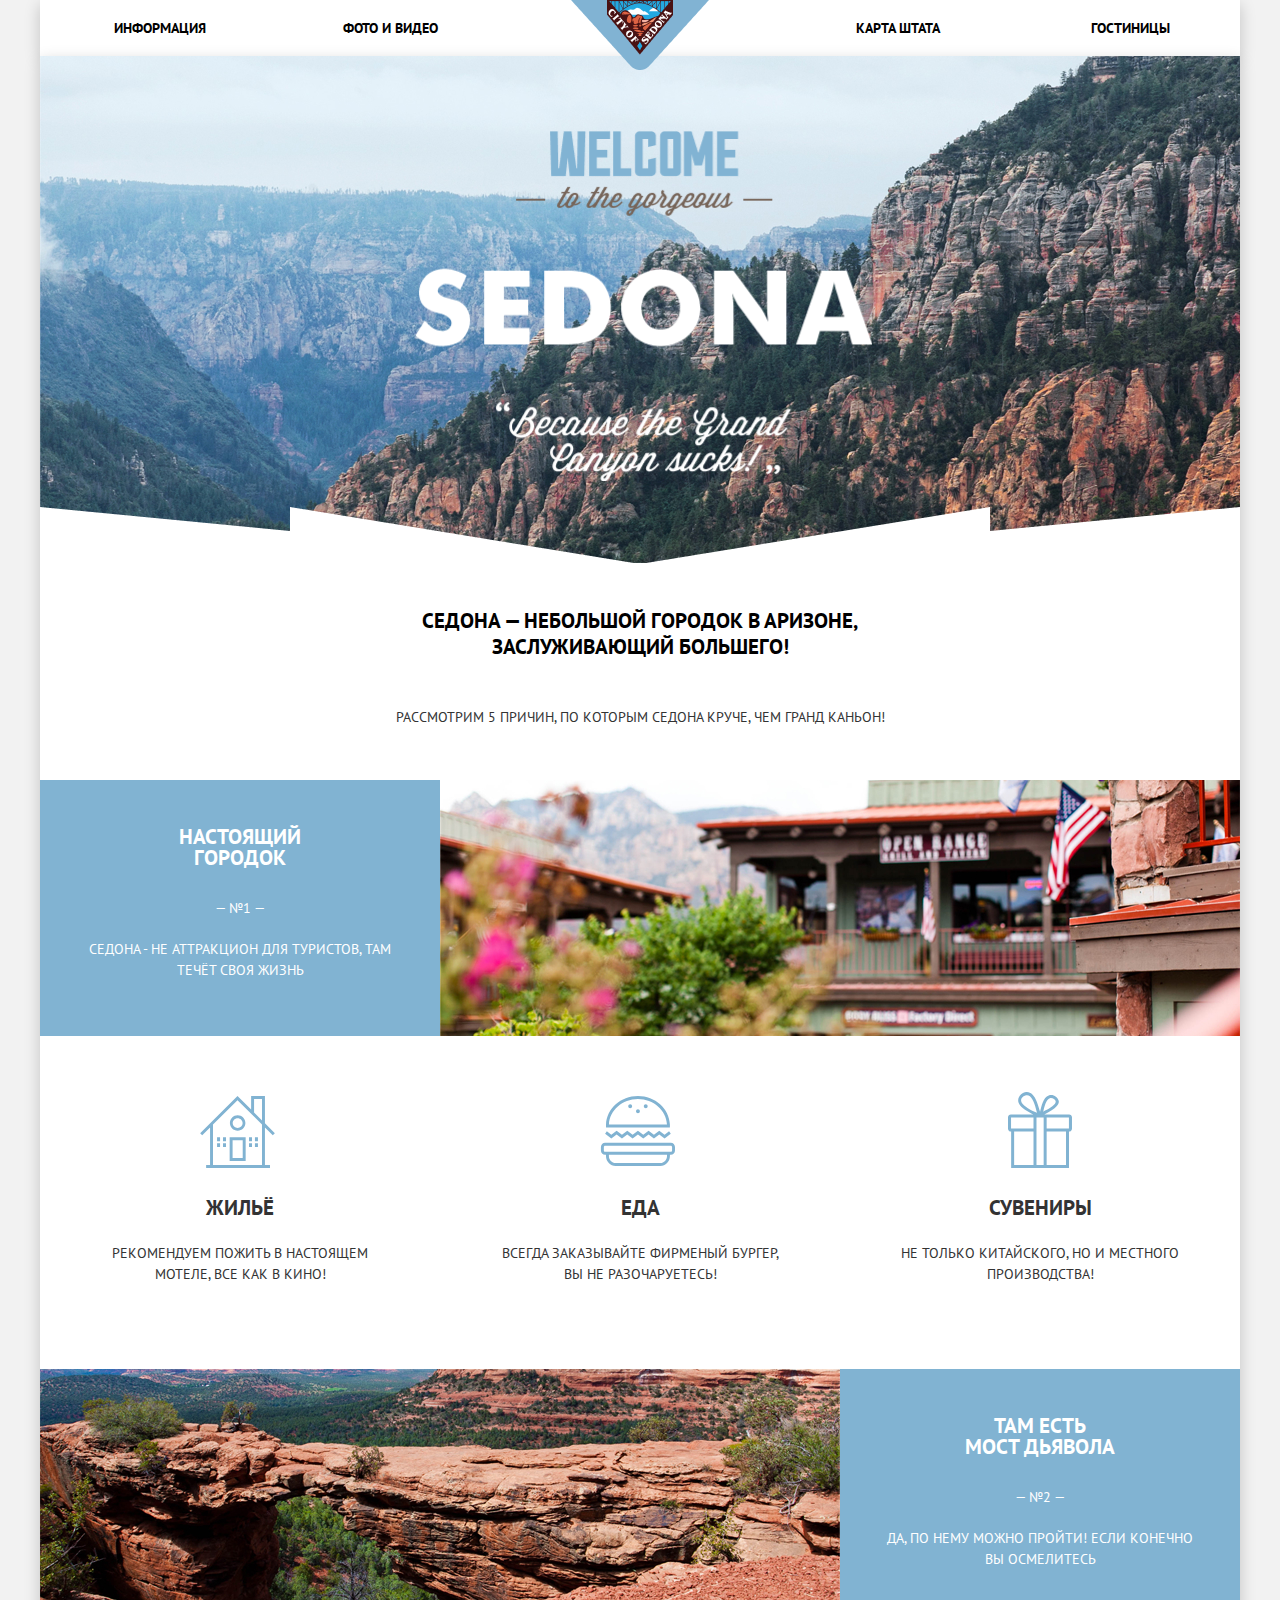
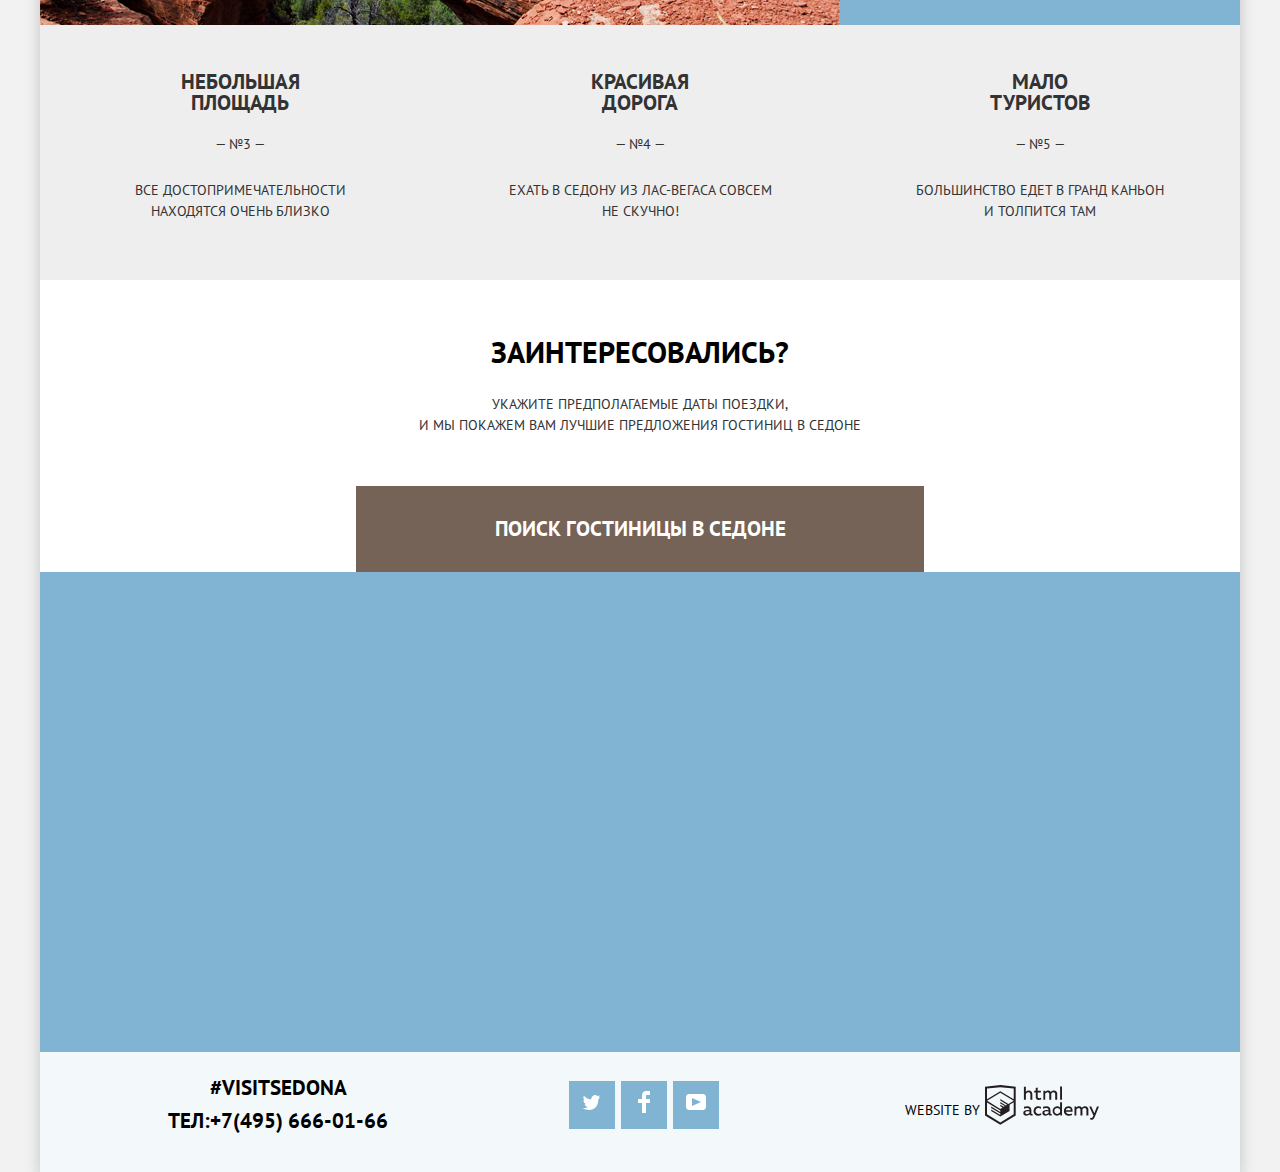
<file: index.html>
<!DOCTYPE html>
<html class="page" lang="ru">

<head>
  <meta charset="utf-8">
  <title>HTML Academy: Седона</title>
  <link href="https://fonts.googleapis.com/css2?family=PT+Sans:wght@400;700&display=swap" rel="stylesheet">
  <link href="css/normalize.css" rel="stylesheet">
  <link href="css/style.min.css" rel="stylesheet">
</head>

<body class="page-body">
  <header class="container">
    <div class="page-header">
      <a class="main-header-logo">
        <img src="img/logo.png" width="138" height="70" alt="Логотип сайта города Седона">
      </a>
      <nav class="main-navigation">
        <ul class="site-navigation">
          <li><a href="blank.html">Информация</a></li>
          <li><a href="blank.html">Фото и видео</a></li>
          <li><a href="blank.html">Карта штата</a></li>
          <li><a href="hotels.html">Гостиницы</a></li>
        </ul>
      </nav>
    </div>
  </header>
  <main class="container">
    <div class="container-h">
      <h1>Седона — небольшой городок в Аризоне,<br>заслуживающий большего!</h1>
      <h2>Рассмотрим 5 причин, по которым Седона круче, чем Гранд Каньон!</h2>
      <div>
        <img class="foto-sedona-nature" src="img/background-photo.jpg" width="1200" height="509"
          alt="Изображение природы возле города Седона" />
      </div>
    </div>
    <section class="features">
      <ol class="features-list">
        <li class="features-item features-item-photo">
          <div class="features-item-news">
            <h3>Настоящий<br>городок</h3>
            <div class="number">— №1 —</div>
            <p>Седона - не аттракцион для туристов, там<br>течёт своя жизнь</p>
          </div>
          <img src="img/image-town.jpg" width="800" height="256" alt="Описание города Седона">
          <ul class="convenience">
            <li class="convenience-item">
              <h3>Жильё</h3>
              <p>Рекомендуем пожить в настоящем<br>мотеле, все как в кино!</p>
            </li>
            <li class="convenience-item">
              <h3>Еда</h3>
              <p>Всегда заказывайте фирменый бургер,<br>вы не разочаруетесь!</p>
            </li>
            <li class="convenience-item">
              <h3>Сувениры</h3>
              <p>Не только китайского, но и местного<br>производства!</p>
            </li>
          </ul>
        </li>
        <li class="features-item features-item-photo">
          <img src="img/image-bridge.jpg" width="800" height="256" alt="Мост дьявола">
          <div class="features-item-news">
            <h3>Там есть<br>мост дьявола</h3>
            <div class="number">— №2 —</div>
            <p>Да, по нему можно пройти! Если конечно<br>вы осмелитесь</p>
          </div>
        </li>
        <li>
          <ul class="tourist-features-list">
            <li class="tourist-features">
              <h3>Небольшая<br>площадь</h3>
              <div class="number">— №3 —</div>
              <p class="number">Все достопримечательности<br>находятся очень близко</p>
            </li>
            <li class="tourist-features">
              <h3>Красивая<br>дорога</h3>
              <div class="number">— №4 —</div>
              <p class="number">Ехать в Седону из Лас-Вегаса совсем<br>не скучно!</p>
            </li>
            <li class="tourist-features">
              <h3>Мало<br>туристов</h3>
              <div class="number">— №5 —</div>
              <p class="number">Большинство едет в Гранд каньон<br>и толпится там</p>
            </li>
          </ul>
        </li>
      </ol>
    </section>
    <section class="order-hotel">
      <h2 class="visually-hidden">Форма поиска отеля</h2>
      <p>Заинтересовались?</p>
      <p>Укажите предполагаемые даты поездки,<br>и мы покажем вам лучшие предложения гостиниц в седоне</p>
      <div class="search-hotel-show">
        <button class="search-button" type="button" name="serch-hotel">поиск гостиницы в седоне</button>
        <form class="search-form" method="GET" action="https://echo.htmlacademy.ru">
          <fieldset>
            <legend class="visually-hidden">Параметры поиска отелей</legend>
            <div class="hotel-search">
              <div class="hotel-search-fields">
                <label for="date-in-id">Дата заезда:</label>
                <input class="input-data" type="text" name="date-in" id="date-in-id" value="24 апреля 2017">
                <button class="calendar-button" type="button" name="in-calendar-button">
                  <svg width="21" height="23" viewBox="0 0 21 23" fill="none" xmlns="http://www.w3.org/2000/svg"
                    aria-label="Значок календаря">
                    <path fill-rule="evenodd" clip-rule="evenodd"
                      d="M16.406 3.02498H19.251C20.217 3.02498 21 3.84698 21 4.86198V21.164C21 22.179 20.217 23 19.251 23H1.75C0.784 23 0 22.179 0 21.164V4.86198C0 3.84698 0.784 3.02498 1.75 3.02498H4.593V1.64798C4.593 1.26698 4.887 0.958984 5.25 0.958984C5.612 0.958984 5.906 1.26698 5.906 1.64798V3.02498H9.844V1.64798C9.844 1.26698 10.138 0.958984 10.501 0.958984C10.862 0.958984 11.156 1.26698 11.156 1.64798V3.02498H15.094V1.64798C15.094 1.26698 15.387 0.958984 15.75 0.958984C16.112 0.958984 16.406 1.26698 16.406 1.64798V3.02498ZM19.5646 21.484C19.6466 21.3979 19.691 21.2828 19.688 21.164H19.689V4.86198C19.689 4.60898 19.493 4.40298 19.252 4.40298H16.407V5.78098C16.407 6.16198 16.113 6.46998 15.751 6.46998C15.388 6.46998 15.095 6.16198 15.095 5.78098V4.40298H11.157V5.78098C11.157 6.16198 10.863 6.46998 10.502 6.46998C10.139 6.46998 9.845 6.16198 9.845 5.78098V4.40298H5.907V5.78098C5.907 6.16198 5.613 6.46998 5.251 6.46998C4.888 6.46998 4.594 6.16198 4.594 5.78098V4.40298H1.75C1.50263 4.40953 1.30696 4.61458 1.312 4.86198V21.164C1.30696 21.4114 1.50263 21.6164 1.75 21.623H19.251C19.3698 21.6201 19.4826 21.5701 19.5646 21.484Z"
                      fill="#A9A9A9" />
                    <path fill-rule="evenodd" clip-rule="evenodd"
                      d="M4.59399 9.2251H7.21899V11.2911H4.59399V9.2251ZM4.59399 12.6681H7.21899V14.7351H4.59399V12.6681ZM7.21899 16.1121H4.59399V18.1781H7.21899V16.1121ZM9.18799 16.1121H11.813V18.1781H9.18799V16.1121ZM11.813 12.6681H9.18799V14.7351H11.813V12.6681ZM9.18799 9.2251H11.813V11.2911H9.18799V9.2251ZM16.406 16.1121H13.781V18.1781H16.406V16.1121ZM13.781 12.6681H16.406V14.7351H13.781V12.6681ZM16.406 9.2251H13.781V11.2911H16.406V9.2251Z"
                      fill="#A9A9A9" />
                  </svg>
                </button>
              </div>
              <div class="hotel-search-fields">
                <label for="date-out-id">Дата выезда:</label>
                <input class="input-data" type="text" name="date-out" id="date-out-id" value="4 июля 2017">
                <button class="calendar-button" type="button" name="out-calendar-button">
                  <svg width="21" height="23" viewBox="0 0 21 23" fill="none" xmlns="http://www.w3.org/2000/svg"
                    aria-label="Значок календаря">
                    <path fill-rule="evenodd" clip-rule="evenodd"
                      d="M16.406 3.02498H19.251C20.217 3.02498 21 3.84698 21 4.86198V21.164C21 22.179 20.217 23 19.251 23H1.75C0.784 23 0 22.179 0 21.164V4.86198C0 3.84698 0.784 3.02498 1.75 3.02498H4.593V1.64798C4.593 1.26698 4.887 0.958984 5.25 0.958984C5.612 0.958984 5.906 1.26698 5.906 1.64798V3.02498H9.844V1.64798C9.844 1.26698 10.138 0.958984 10.501 0.958984C10.862 0.958984 11.156 1.26698 11.156 1.64798V3.02498H15.094V1.64798C15.094 1.26698 15.387 0.958984 15.75 0.958984C16.112 0.958984 16.406 1.26698 16.406 1.64798V3.02498ZM19.5646 21.484C19.6466 21.3979 19.691 21.2828 19.688 21.164H19.689V4.86198C19.689 4.60898 19.493 4.40298 19.252 4.40298H16.407V5.78098C16.407 6.16198 16.113 6.46998 15.751 6.46998C15.388 6.46998 15.095 6.16198 15.095 5.78098V4.40298H11.157V5.78098C11.157 6.16198 10.863 6.46998 10.502 6.46998C10.139 6.46998 9.845 6.16198 9.845 5.78098V4.40298H5.907V5.78098C5.907 6.16198 5.613 6.46998 5.251 6.46998C4.888 6.46998 4.594 6.16198 4.594 5.78098V4.40298H1.75C1.50263 4.40953 1.30696 4.61458 1.312 4.86198V21.164C1.30696 21.4114 1.50263 21.6164 1.75 21.623H19.251C19.3698 21.6201 19.4826 21.5701 19.5646 21.484Z"
                      fill="#A9A9A9" />
                    <path fill-rule="evenodd" clip-rule="evenodd"
                      d="M4.59399 9.2251H7.21899V11.2911H4.59399V9.2251ZM4.59399 12.6681H7.21899V14.7351H4.59399V12.6681ZM7.21899 16.1121H4.59399V18.1781H7.21899V16.1121ZM9.18799 16.1121H11.813V18.1781H9.18799V16.1121ZM11.813 12.6681H9.18799V14.7351H11.813V12.6681ZM9.18799 9.2251H11.813V11.2911H9.18799V9.2251ZM16.406 16.1121H13.781V18.1781H16.406V16.1121ZM13.781 12.6681H16.406V14.7351H13.781V12.6681ZM16.406 9.2251H13.781V11.2911H16.406V9.2251Z"
                      fill="#A9A9A9" />
                  </svg>
                </button>
              </div>
              <div class="hotel-search-fields adult-number">
                <label for="adults-id">Взрослые:</label>
                <div class="increment-buttons">
                  <input class="input-data" type="text" name="adults" id="adults-id" value="2">
                  <button class="plus-button plus-adult-button" type="button" name="plus-adult-button">
                    <svg width="11" height="11" viewBox="0 0 11 11" fill="none" xmlns="http://www.w3.org/2000/svg"
                      aria-label="Плюс">
                      <path fill-rule="evenodd" clip-rule="evenodd"
                        d="M4.23086 6.76932V11H6.76932V6.76932H11V4.23086H6.76932V0H4.23085V4.23086H0V6.76932H4.23086Z"
                        fill="#A9A9A9" />
                    </svg>
                  </button>
                  <button class="minus-button minus-adult-button" type="button" name="minus-adult-button">
                    <svg width="12" height="3" viewBox="0 0 12 3" fill="none" xmlns="http://www.w3.org/2000/svg"
                      aria-label="Минус">
                      <rect width="12" height="3" fill="#A9A9A9" />
                    </svg>
                  </button>
                </div>
              </div>
              <div class="hotel-search-fields children-number">
                <label for="children-id">Дети:</label>
                <div class="increment-buttons">
                  <input class="input-data" type="text" name="children" id="children-id" value="0">
                  <button class="plus-button plus-clildren-button" type="button" name="plus-clildren-button">
                    <svg width="11" height="11" viewBox="0 0 11 11" fill="none" xmlns="http://www.w3.org/2000/svg"
                      aria-label="Плюс">
                      <path fill-rule="evenodd" clip-rule="evenodd"
                        d="M4.23086 6.76932V11H6.76932V6.76932H11V4.23086H6.76932V0H4.23085V4.23086H0V6.76932H4.23086Z"
                        fill="#A9A9A9" />
                    </svg>
                  </button>
                  <button class="minus-button minus-children-button" type="button" name="minus-children-button">
                    <svg width="12" height="3" viewBox="0 0 12 3" fill="none" xmlns="http://www.w3.org/2000/svg"
                      aria-label="Минус">
                      <rect width="12" height="3" fill="#A9A9A9" />
                    </svg>
                  </button>
                </div>
              </div>
              <button class="button-search-hotel" type="submit">Найти</button>
            </div>
          </fieldset>
        </form>
      </div>
    </section>
    <section class="map">
      <h2 class="visually-hidden">Карта</h2>
      <iframe
        src="https://www.google.com/maps/embed?pb=!1m18!1m12!1m3!1d19337.92335894946!2d-111.80563051446101!3d34.86724181227896!2m3!1f0!2f0!3f0!3m2!1i1024!2i768!4f13.1!3m3!1m2!1s0x872da132f942b00d%3A0x5548c523fa6c8efd!2z0KHQtdC00L7QvdCwLCDQkNGA0LjQt9C-0L3QsCA4NjMzNiwg0KHQqNCQ!5e0!3m2!1sru!2sua!4v1603669790064!5m2!1sru!2sua"
        width="1200" height="594" title="Карта города Sedona" style="border:0;" allowfullscreen="" aria-hidden="false"
        tabindex="0"></iframe>
      <!-- <img src="img/map.png" width="1199" height="594" alt="Карта"> -->
    </section>
  </main>
  <footer class="container">
    <div class="page-footer">
      <div class="footer-contacts">
        <h2 class="visually-hidden">Как с нами связаться</h2>
        <div>
          <div class="tag">#VISITSEDONA</div>
          <a href="tel:+74956660166">ТЕЛ:+7(495) 666-01-66</a>
        </div>
      </div>
      <div class="footer-social">
        <h2 class="visually-hidden">Соц. сети</h2>
        <ul class="social-list">
          <li class="social-item">
            <a href="#"><svg role="img" aria-label="Логотип Твитера" width="17" height="16" viewBox="0 0 17 16"
                fill="none" xmlns="http://www.w3.org/2000/svg">
                <path
                  d="M10.95 1.14403C12.635 0.648028 13.934 1.41403 14.527 2.32303C15.2 2.09203 15.858 1.84203 16.538 1.61503C16.5249 2.30139 16.2117 2.94755 15.681 3.38303C16.366 3.55303 16.985 2.89203 16.985 2.89203C16.816 3.89203 15.979 4.68003 15.422 4.91603C15.191 11.666 12.247 16.133 5.34498 15.998H4.89898C4.48898 15.998 0.734977 15.538 0.000976562 14.111C2.27198 14.307 3.89398 13.689 4.69398 12.934C3.73398 12.634 2.01498 12.457 1.71498 9.98403C2.06398 10.09 2.27898 10.212 2.90498 10.103C1.70498 9.24703 0.373977 8.53003 0.447977 6.33003C0.732977 6.65803 1.51498 6.86603 1.78798 6.80203C1.08498 6.56103 -0.182023 3.44203 0.893977 1.85003C2.71198 3.70403 4.62898 5.45603 8.04598 5.62303C8.25398 3.33003 9.18298 1.79303 10.95 1.14403Z"
                  fill="white" />
              </svg></a>
          </li>
          <li class="social-item">
            <a href="#"><svg role="img" aria-label="Логотип Фейсбука" width="12" height="22" viewBox="0 0 12 22"
                fill="none" xmlns="http://www.w3.org/2000/svg">
                <path d="M12 4V0H8C5.79086 0 4 1.79086 4 4V8H0V12H4V22H8V12H12V8H8V4H12Z" fill="white" />
              </svg>
            </a>
          </li>
          <li class="social-item">
            <a href="#"><svg role="img" aria-label="Логотип Ютуба" width="20" height="16" viewBox="0 0 20 16"
                fill="none" xmlns="http://www.w3.org/2000/svg">
                <path fill-rule="evenodd" clip-rule="evenodd"
                  d="M3 0H17C18.65 0 20 1.35 20 3V13C20 14.65 18.65 16 17 16H3C1.35 16 0 14.65 0 13V3C0 1.35 1.35 0 3 0ZM6.027 4.002V11.998L15.014 8L6.027 4.002Z"
                  fill="white" />
              </svg></a>
          </li>
        </ul>
      </div>
      <div class="copyright">
        <a href="https://htmlacademy.ru/intensive/htmlcss">
          <div>website by</div><svg width="115" height="41" viewBox="0 0 115 41" fill="none"
            xmlns="http://www.w3.org/2000/svg" aria-label="Логитип академии">
            <path fill-rule="evenodd" clip-rule="evenodd"
              d="M15.5197 1.05737H15.3509L0 2.71895V31.4945L15.3509 40.8382L30.7018 31.4945V2.71895L15.5197 1.05737ZM77.0183 2.62185H75.0876V15.7311H77.0183V2.62185ZM40.8619 2.63264V7.76843C41.6131 6.9864 42.6386 6.5436 43.7105 6.53843C44.6823 6.47908 45.6329 6.84495 46.3253 7.54479C47.0177 8.24462 47.3866 9.21244 47.3399 10.2068V15.7634H45.367V10.4658C45.4231 9.94897 45.2754 9.43059 44.9566 9.02553C44.6377 8.62047 44.174 8.36218 43.6683 8.3079H43.3518C42.3456 8.36979 41.4321 8.9295 40.9041 9.80764V15.7634H38.8995V2.63264H40.8619ZM77.0183 31.4837H75.2775V30.0595C74.4828 31.1353 73.23 31.7538 71.9119 31.7211C69.4751 31.5528 67.5825 29.4822 67.5825 26.9845C67.5825 24.4867 69.4751 22.4162 71.9119 22.2479C73.1195 22.2052 74.2818 22.7203 75.0771 23.6505V18.3205H77.0183V31.4837ZM47.0656 30.0595C47.263 30.0515 47.4583 30.0152 47.6459 29.9516V31.3866C47.2482 31.5404 46.826 31.6172 46.4009 31.6132C45.6482 31.6769 44.9394 31.2429 44.639 30.5342C43.7036 31.31 42.5302 31.7227 41.3261 31.6995C39.733 31.6995 38.256 30.804 38.256 28.9482C38.256 26.65 40.3661 25.9379 42.1702 25.9379C42.9402 25.9505 43.707 26.0408 44.4596 26.2076V25.884C44.4596 24.805 43.6578 23.9742 42.1491 23.9742C41.0585 23.9764 39.9804 24.2116 38.9839 24.6647V22.8305C40.0678 22.451 41.204 22.2506 42.3495 22.2371C44.8394 22.2371 46.3693 23.4455 46.3693 26.1753V29.4121C46.3546 29.5668 46.401 29.721 46.4981 29.8406C46.5951 29.9601 46.7349 30.035 46.8862 30.0487H47.0656V30.0595ZM40.2711 28.8403C40.298 29.229 40.4761 29.5905 40.7655 29.844C41.055 30.0974 41.4317 30.2217 41.8115 30.189H41.9275C42.8819 30.1906 43.7973 29.8022 44.4702 29.11V27.5779C43.842 27.4414 43.2026 27.3655 42.5605 27.3513C41.5055 27.3513 40.2817 27.7074 40.2817 28.8403H40.2711ZM56.0229 22.9384C55.1962 22.4632 54.2596 22.2246 53.3115 22.2479H52.9422C51.7332 22.2873 50.5891 22.8166 49.7619 23.7192C48.9347 24.6218 48.4923 25.8236 48.5321 27.06V27.5024C48.6957 30.0004 50.805 31.8921 53.2482 31.7318C54.2519 31.7555 55.2477 31.5452 56.1601 31.1168V29.2718C55.3769 29.7215 54.4945 29.9591 53.5963 29.9624C52.5199 30.0288 51.4963 29.4793 50.9385 28.5356C50.3806 27.5918 50.3806 26.4095 50.9385 25.4658C51.4963 24.522 52.5199 23.9725 53.5963 24.039C54.461 24.0357 55.3066 24.2989 56.0229 24.7942V22.9384ZM66.1514 30.0595C66.3488 30.0515 66.5441 30.0152 66.7317 29.9516V31.3866C66.334 31.5404 65.9118 31.6172 65.4867 31.6132C64.734 31.6769 64.0252 31.2429 63.7248 30.5342C62.7894 31.31 61.616 31.7227 60.4119 31.6995C58.8188 31.6995 57.3417 30.804 57.3417 28.9482C57.3417 26.65 59.4518 25.9379 61.256 25.9379C62.0259 25.9505 62.7928 26.0408 63.5454 26.2076V25.884C63.5454 24.805 62.7436 23.9742 61.2349 23.9742C60.1443 23.9764 59.0662 24.2116 58.0697 24.6647V22.8305C59.1536 22.451 60.2897 22.2506 61.4353 22.2371C63.9252 22.2371 65.455 23.4455 65.455 26.1753V29.4121C65.4404 29.5668 65.4868 29.721 65.5838 29.8406C65.6809 29.9601 65.8207 30.035 65.972 30.0487H66.1514V30.0595ZM59.855 29.8481C59.5632 29.5943 59.3837 29.2311 59.3569 28.8403H59.378C59.378 27.7074 60.5385 27.3513 61.6569 27.3513C62.299 27.3655 62.9383 27.4414 63.5665 27.5779V29.11C62.8937 29.8022 61.9782 30.1906 61.0239 30.189H60.9078C60.5263 30.2247 60.1469 30.1019 59.855 29.8481ZM69.3271 26.9305C69.3271 25.2859 70.6308 23.9526 72.239 23.9526L72.2601 24.0066C73.4742 24.0066 74.5742 24.7382 75.0665 25.8732V28.0311C74.5856 29.1871 73.4673 29.9296 72.239 29.9084C70.6308 29.9084 69.3271 28.5752 69.3271 26.9305ZM83.3486 22.2479C86.8408 22.2479 88.0541 25.1395 87.4844 27.7397H80.922C81.1436 29.3582 82.6839 30.0163 84.2876 30.0163C85.2509 30.0196 86.2027 29.8021 87.0729 29.3797V31.1061C86.0736 31.5421 84.9939 31.7519 83.9078 31.7211C81.2385 31.7211 78.8963 30.189 78.8963 26.9521C78.8362 25.7502 79.2482 24.5736 80.0408 23.6841C80.8334 22.7945 81.9408 22.2658 83.1165 22.2155H83.3486V22.2479ZM80.8693 26.1753C80.9704 24.8237 82.1216 23.8104 83.4436 23.9095H83.4858C84.1064 23.8531 84.7196 24.08 85.1612 24.5295C85.6028 24.979 85.8275 25.6051 85.7752 26.24H80.8693V26.1753ZM89.489 31.4621V22.4961H91.2298V23.575C91.9777 22.7197 93.041 22.2229 94.1628 22.2047C95.2951 22.1328 96.3712 22.7163 96.9482 23.7153C97.7407 22.8335 98.8477 22.3161 100.018 22.2803C100.952 22.2327 101.859 22.6011 102.507 23.2901C103.154 23.9792 103.478 24.9213 103.394 25.8732V31.4837H101.39V25.9271C101.437 25.4734 101.306 25.0191 101.024 24.6647C100.743 24.3104 100.336 24.0852 99.8917 24.039H99.6174C98.7512 24.0941 97.9525 24.536 97.4335 25.2474V31.4837H95.4289V25.9271C95.4728 25.47 95.3357 25.0139 95.0481 24.6611C94.7606 24.3082 94.3467 24.088 93.8991 24.0497H93.6881C92.7466 24.1344 91.8915 24.6449 91.3564 25.4416V31.5161H89.5312L89.489 31.4621ZM113.977 22.4745H111.972L109.324 29.2718L106.306 22.4853H104.196L108.417 31.5484L108.237 32.0016C107.72 33.3611 107.003 34.0516 106.053 34.0516C105.75 34.0548 105.447 34.0112 105.156 33.9221V35.6161C105.536 35.7125 105.926 35.7632 106.317 35.7671C107.646 35.7671 108.902 35.0226 109.851 32.6813L113.977 22.4745ZM52.689 6.78658V3.54974L50.7266 4.01369V6.73264H49.144V8.49132H50.7899V12.9905C50.7231 13.817 51.0244 14.6301 51.61 15.2038C52.1955 15.7775 53.0028 16.0505 53.8073 15.9468C54.5996 15.9535 55.3875 15.8259 56.139 15.5692V13.8429C55.5727 14.0781 54.9672 14.199 54.356 14.199C53.2165 14.199 52.689 13.8105 52.689 12.6237V8.5129H55.8541V6.78658H52.689ZM58.3862 15.7526V6.75421H60.1376V7.83316C60.8811 6.97655 61.9403 6.476 63.0601 6.45211C64.1624 6.38099 65.2146 6.93142 65.8032 7.88711C66.5958 7.00534 67.7028 6.48794 68.8734 6.45211C69.8138 6.41462 70.7233 6.79859 71.364 7.50353C72.0046 8.20846 72.3126 9.16418 72.2073 10.1205V15.7418H70.2028V10.1853C70.2499 9.73151 70.1184 9.27721 69.8373 8.92287C69.5561 8.56853 69.1485 8.34334 68.7046 8.29711H68.4619C67.5957 8.35228 66.797 8.7942 66.278 9.50553V15.7418H64.2734V10.1853C64.3206 9.73151 64.1891 9.27721 63.9079 8.92287C63.6268 8.56853 63.2191 8.34334 62.7752 8.29711H62.5326C61.5911 8.38181 60.736 8.89229 60.2009 9.68895V15.7634H58.3862V15.7526ZM28.6972 30.3033L28.7078 30.2968L28.6972 30.3184V30.3033ZM28.6972 18.3205V30.3033L15.3509 38.4321L2.00459 30.3184V18.5147L15.2876 26.6068V28.0311L6.18257 22.5284V23.9418L15.3404 29.5632V31.0629L6.19312 25.4955V26.9521L15.3509 32.5734L24.5826 26.9197V20.8129L28.6972 18.3205ZM28.7078 16.7776L25.0362 18.9355L23.3482 20.0145L15.3087 15.0837V16.4971L22.156 20.7266L22.0083 20.8237L20.9532 21.4063L15.2876 17.9537V19.3995L19.761 22.1184L18.706 22.8413L15.3298 20.7913V22.2047L17.5454 23.5426L15.2982 24.9021L2.11009 16.864L15.3087 8.72869L28.7078 16.7776ZM15.2876 7.27211L28.7078 15.3534V4.56395L15.3615 3.12895L2.01514 4.56395V15.3534L15.2876 7.27211Z"
              fill="#231F20" />
          </svg>
        </a>
      </div>
    </div>
  </footer>

  <script src="js/search-form.min.js"></script>
</body>

</html>
</file>
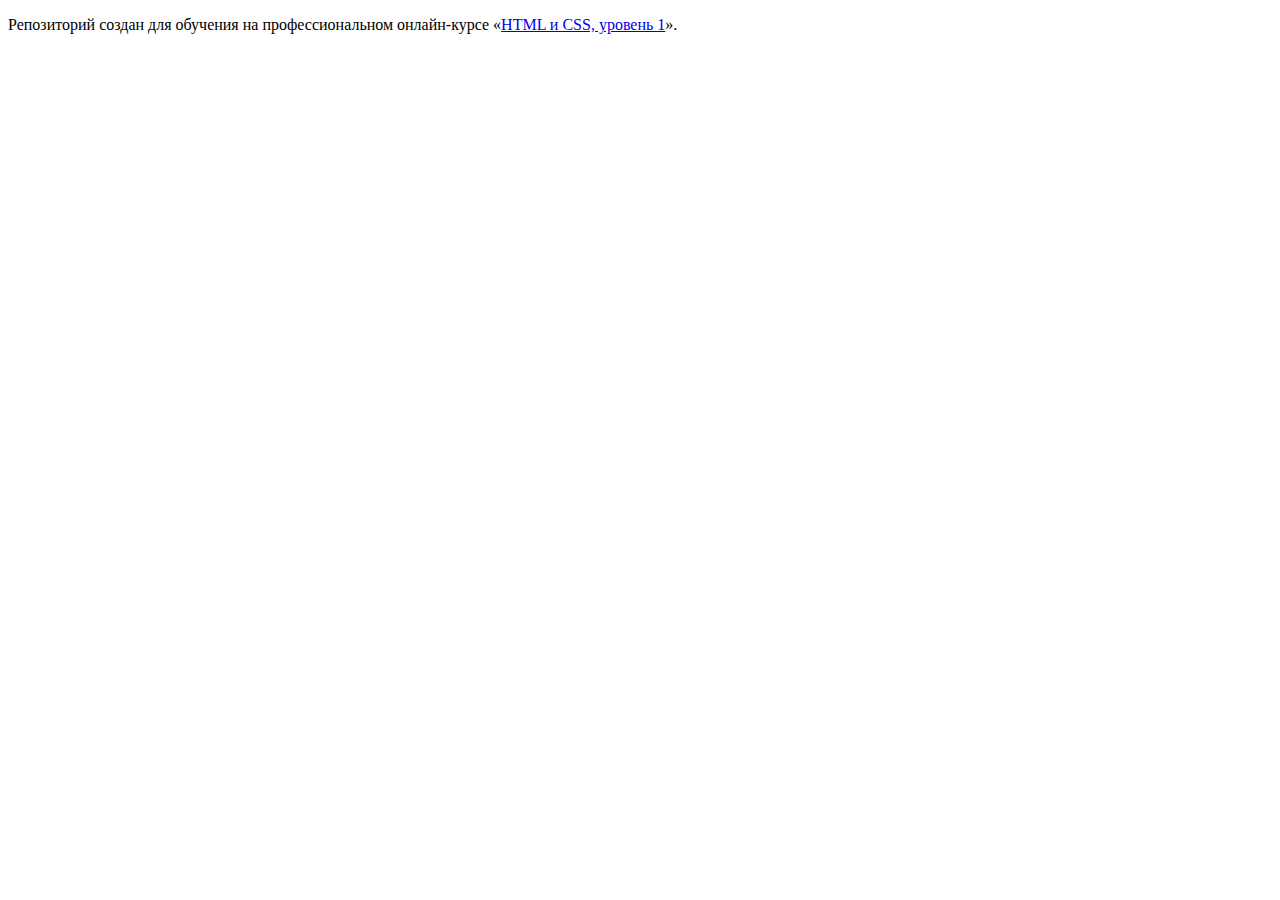
<file: master/index.html>
<!DOCTYPE html>
<html lang="ru">
  <head>
    <meta charset="utf-8">
    <title>HTML Academy: Седона</title>
    <base href="https://htmlacademy-htmlcss.github.io/1263893-sedona-29/master/">
</head>
  <body>

    <p>Репозиторий создан для обучения на профессиональном онлайн‑курсе «<a href="https://htmlacademy.ru/intensive/htmlcss">HTML и CSS, уровень 1</a>».</p>

  </body>
</html>
</file>
<file: css/style.min.css>
@-webkit-keyframes sizing{0%{transform:scaleY(0)}to{transform:scaleY(1)}}@keyframes sizing{0%{transform:scaleY(0)}to{transform:scaleY(1)}}:root{--basic-white: #FFFFFF;--basic-white-transparent: rgba(255, 255, 255, 0.9);--basic-white-transparenter: rgba(255, 255, 255, 0.3);--basic-turquoise: #81B3D2;--basic-turquoise-dark: #669EC0;--basic-turquise-darker: #5496BD;--basic-light-grey: #EEEEEE;--basic-brown: #766357;--basic-brown-dark: #604E43;--basic-brown-darker: #503E33;--basic-black: #000000;--basic-black-text: #333333;--basіс-grey-text: #666666;--rating-color: #F2F2F2;--toggle-color: #ABABAB;--copyrite-active: #BDBBBC;--sine-color:  #A9A9A9;--border-section-inner-page: #E5E5E5;--input-hover: #EBEBEB;--body-background: #F2F2F2;--container-shadow: rgba(0, 1, 1, 0.2);--search-form-shadow: rgba(0, 1, 1, 0.15)}body{margin:0;padding:0;font-family:"PT Sans",Arial,sans-serif;font-size:14px;line-height:21px;font-weight:400;color:var(--basic-black-text);text-transform:uppercase;height:100%}a{text-decoration:none}img{max-width:100%;height:auto}button{font:inherit}.visually-hidden{position:absolute;width:1px;height:1px;margin:-1px;border:0;padding:0;white-space:nowrap;-webkit-clip-path:inset(100%);clip-path:inset(100%);clip:rect(0 0 0 0);overflow:hidden}.container{width:1200px;margin-left:auto;margin-right:auto;position:relative;background-color:var(--basic-white);box-shadow:0 5px 15px var(--container-shadow)}.page{height:100%}.page-body{background-color:var(--body-background);min-height:100%;display:grid;grid-template-rows:-webkit-min-content 1fr -webkit-min-content;grid-template-rows:min-content 1fr min-content;align-content:start}.main-navigation{font-weight:700;font-size:14px;line-height:26px;color:var(--basic-black)}.main-header-logo{position:absolute;left:531px;z-index:1}.site-navigation{list-style:none;margin:0;padding:0;display:grid;grid-template-columns:repeat(5,1fr);height:56px;position:relative;top:0}.site-navigation li{display:flex;justify-content:center;align-items:center}.site-navigation li:nth-child(2){padding-right:20px}.site-navigation li:nth-child(3){grid-column:4/5;padding-left:35px}.site-navigation li:last-child{margin-left:20px}.footer-contacts a,.site-navigation a{color:var(--basic-black)}.site-navigation a:focus,.site-navigation a:hover{color:var(--basic-turquoise)}.site-navigation a:active{color:var(--basic-black);mix-blend-mode:normal;opacity:.3}.site-navigation a.active-on-page{color:var(--basic-brown)}.container-h{display:grid;grid-template-rows:509px -webkit-min-content -webkit-min-content;grid-template-rows:509px min-content min-content;position:relative}.container-h div{grid-row:1/2;position:relative}.foto-sedona-nature{width:1200px;height:509px;display:block;margin-top:0;padding-top:0;z-index:0}.container-h div::before{content:"";width:1200px;height:272px;background-image:url(../img/decor-img-main-page.png);position:absolute;bottom:-214px}.container-h div:after{content:"";width:456.65px;height:350.88px;background-image:url(../img/welcome.png);position:absolute;top:74.5px;left:375px}.container-h h1,.container-h h2{font-weight:700;font-size:21px;line-height:26px;color:var(--basic-black);text-align:center;margin-top:43px;z-index:1}.container-h h2{font-size:14px;font-weight:400;color:var(--basic-black-text);margin-top:30px;margin-bottom:50px}.features-list{list-style:none;margin:0;padding:0;display:grid;text-align:center}.features-item{display:grid;grid-template-columns:repeat(3,1fr)}features-list features-item:first-child{display:grid;grid-template-rows:1fr 1fr}.features-item img{grid-column-end:span 2;width:800px;height:256px;padding:0;margin:0}.features-item h3{font-weight:700;font-size:21px;line-height:21px}.features-item-news{box-sizing:border-box;padding-top:25px}.features-item-news h3{margin-bottom:30px}.features-item-news .number{margin-bottom:20px}.features-item-photo{color:var(--basic-white);background-color:var(--basic-turquoise)}.convenience{margin:0;background-color:var(--basic-white);display:grid;grid-template-columns:repeat(3,1fr);grid-column:span 3;box-sizing:border-box;padding:140px 0 70px}.convenience-item{list-style:none;text-align:center;color:var(--basic-black-text);position:relative}.convenience-item h3,.tourist-features .number{margin-bottom:25px}.convenience-item:first-child::before{content:"";background-image:url(../img/hotel.svg);width:75px;height:72px;position:absolute;top:-80px;left:40%}.convenience-item:nth-child(2)::before{content:"";background-image:url(../img/eat.svg);width:75px;height:70px;position:absolute;top:-80px;left:40%}.convenience-item:last-child::before{content:"";background-image:url(../img/souvenirs.svg);width:64px;height:77px;position:absolute;top:-85px;left:42%}.tourist-features-list{display:grid;grid-template-columns:1fr 1fr 1fr;list-style:none;padding:0;margin:0 0 30px}.tourist-features{background-color:var(--basic-light-grey);padding-top:25px;padding-bottom:33px}.tourist-features h3{font-weight:700;font-size:21px;line-height:21px}.order-hotel{text-align:center;box-sizing:border-box}.order-hotel h2+p{font-weight:700;font-size:30px;line-height:24px;color:var(--basic-black)}.order-hotel p:last-of-type{margin-bottom:50px}.order-hotel .search-button{padding:0;text-transform:uppercase;font-weight:700;font-size:21px;font-family:inherit;line-height:26px;text-align:center;background-color:var(--basic-brown);color:var(--basic-white);vertical-align:middle;border:0;outline:0;width:568px;height:86px}.order-hotel .search-button:hover,.order-hotel.search-button:focus{background-color:var(--basic-brown-dark)}.order-hotel .search-button:active{mix-blend-mode:normal;color:var(--basic-white-transparenter);background-color:var(--basic-brown-darker)}.search-hotel-show{position:relative}.search-form{position:absolute;left:26.2%;bottom:-395px}.search-form-hidden{display:none}.hotel-search,.search-form-show{-webkit-animation-fill-mode:forwards;animation-fill-mode:forwards}.search-form-show{-webkit-animation-name:sizing;animation-name:sizing;-webkit-animation-duration:.3s;animation-duration:.3s;-webkit-animation-timing-function:linear;animation-timing-function:linear;transform-origin:center top}.search-form fieldset{padding:0;border:0;width:568px;height:395px;background:var(--basic-white);box-shadow:0 7px 15px var(--search-form-shadow)}.hotel-search{height:0%;display:flex;flex-wrap:wrap;padding:56px 55px;-webkit-animation-name:bounce;animation-name:bounce;-webkit-animation-duration:5s;animation-duration:5s}.hotel-search .hotel-search-fields{margin-bottom:29px;display:flex;height:-webkit-min-content;height:-moz-min-content;height:min-content;justify-content:space-between;align-items:center;width:100%;position:relative}.calendar-button{position:absolute;background-color:transparent;border-width:0;padding:0;margin:0;outline:0;right:10px;top:5px}.calendar-button:focus path,.calendar-button:hover path,.minus-button:focus rect,.minus-button:hover rect{fill:var(--basic-black)}.calendar-button:active path,.minus-button:active rect{fill:var(--basic-turquoise)}.hotel-search .hotel-search-fields:last-of-type,.hotel-search .hotel-search-fields:nth-last-of-type(2){width:50%;margin-bottom:55px}.hotel-search .hotel-search-fields:last-of-type{box-sizing:border-box;padding-left:50px}.hotel-search .hotel-search-fields:nth-last-of-type(2){box-sizing:border-box;padding-right:2px}.hotel-search input,.hotel-search label{font-weight:700;font-size:14px;line-height:26px}.hotel-search input{width:346px;height:38px;background-color:var(--rating-color);border:0;outline:0;padding:0 0 0 15px;text-transform:uppercase;box-sizing:border-box}.hotel-search input:hover{background-color:var(--input-hover)}.hotel-search input:focus{background-color:transparent;border:2px solid var(--border-section-inner-page);box-sizing:border-box}.hotel-search .increment-buttons{background-color:var(--rating-color);box-sizing:border-box;width:114px;position:relative}.increment-buttons input{width:30px;padding:0;text-align:center}.minus-button,.plus-button{background-color:transparent;border-width:0;color:var(--sine-color);padding:0;margin:0;outline:0;vertical-align:middle;position:absolute}.button-up-down button:focus path,.button-up-down button:hover path,.plus-button:focus path,.plus-button:hover path{fill:var(--basic-black)}.button-up-down .up-down-button-checked path,.plus-button:active path{fill:var(--basic-turquoise)}.plus-button{right:14px;top:10px}.minus-button{left:12px;top:7px}.hotel-search .button-search-hotel{width:458px;height:58px;background-color:var(--basic-turquoise);color:var(--basic-white);text-transform:uppercase;font-weight:700;font-size:21px;line-height:26px;border:0}.hotel-search .button-search-hotel:hover,.hotel-search .button-search-hoteln:focus{background-color:var(--basic-turquoise-dark)}.hotel-search .button-search-hotel:active{color:var(--basic-white-transparenter);background-color:var(--basic-turquise-darker)}.map{min-height:594px;background-color:var(--basic-turquoise)}.inner-page{height:-webkit-min-content;height:-moz-min-content;height:min-content}.inner-page section:not(:first-of-type){margin-left:72px;margin-right:72px}inner-page-main{display:flex;flex-direction:column;justify-content:flex-start}.hotels-filter{height:-webkit-min-content;height:-moz-min-content;height:min-content;background-color:var(--basic-turquise-darker);background-image:url(img/background-inner-page-filter);margin-bottom:6px}.hotel-sort{display:grid;grid-template-columns:1fr 34px;vertical-align:middle;margin-bottom:42px}.hotel-sort-type{display:flex;flex-wrap:wrap;align-items:center}.sort,.sort-list{font-size:12px;line-height:18px}.sort{margin-right:40px}.sort-list{list-style:none;margin:0;padding:0;display:flex;flex-wrap:wrap;align-items:center;justify-content:flex-start}.sort-item{margin-right:33px}.sort-item:last-of-type{margin-right:0}.sort-item .button-sort-type{background-color:transparent;opacity:.3;border:0;border-bottom:1px dotted var(--basic-turquoise);text-transform:uppercase;padding:0;margin:0}.button-sort-type.active{border-bottom:none;color:var(--basic-turquoise)}.button-sort-type:hover,.sbutton-sort-type:focus{color:var(--basic-turquoise)}.button-sort-type:active{opacity:1;color:var(--basic-black);border:0;outline:0}.button-up-down{display:flex;margin-top:10px}.button-up-down button{padding:0;outline:0;border:0;margin:0 10px 0 0}.button-up-down button:active path{fill:var(--basic-turquoise);cursor:pointer}.found{font-size:21px;line-height:26px;font-weight:700;margin-right:48px}.hotels-list{list-style:none;margin:0;padding:0;display:flex;flex-wrap:wrap;flex-direction:column}.hotel-item{display:grid;grid-template-columns:135px 1fr -webkit-min-content;grid-template-columns:135px 1fr min-content;grid-template-rows:-webkit-min-content;grid-template-rows:min-content;gap:29px;margin-bottom:61px;position:relative;box-sizing:border-box;height:-webkit-min-content;height:-moz-min-content;height:min-content}.hotel-item::before{content:"";height:1px;width:1200px;background-color:var(--border-section-inner-page);position:absolute;left:-72px;top:-32px}.hotel-item:last-of-type::after{content:"";height:1px;width:1200px;background-color:var(--border-section-inner-page);position:absolute;left:-72px;bottom:-30px}.description{display:flex;flex-wrap:wrap;flex-direction:column;justify-content:flex-start}.down-button,.up-button{background-color:transparent;border:0}.hotel-name{font-weight:700;font-size:21px;line-height:16px;color:var(--basic-black);padding:0;margin-bottom:10px}.hotel-name:focus,.hotel-name:hover{color:var(--basic-turquoise)}.hotel-name:active{color:var(--basic-black);opacity:.3}.price{width:182px;display:flex;flex-wrap:wrap;justify-content:space-between;margin-bottom:auto}.hotel-buttons{display:flex;justify-content:flex-start}.details-button{background:var(--basic-turquoise);font:inherit;font-weight:700;border:0;padding:3px 16px 3px 17px;color:var(--basic-white);text-transform:uppercase;margin-right:7px}.details-button:focus,.details-button:hover{background-color:var(--basic-turquoise-dark)}.details-button:active{background-color:var(--basic-turquise-darker);color:var(--basic-white-transparenter);border-color:transparent}.to-book-button{background:var(--basic-brown);font:inherit;font-weight:700;border:0;padding:3px 17px 3px 16px;color:var(--basic-white);text-transform:uppercase}.to-book-button:focus,.to-book-button:hover{background-color:var(--basic-brown-dark)}.to-book-button:active{background-color:var(--basic-brown-darker);color:var(--basic-white-transparenter);border-color:transparent}.hotel-class{display:flex;flex-direction:column;justify-content:space-between}.star-list{list-style:none;margin:0;padding:0;display:flex;flex-wrap:wrap;justify-content:flex-end}.star-item{margin-right:6px}.star-item:last-child{margin-right:0}.filter,.rating{display:flex;box-sizing:border-box}.rating{background-color:var(--rating-color);color:var(--basіс-grey-text);height:27px;width:110px;justify-content:center;align-items:center;margin:0}.filter{background-image:url(../img/background-inner-page-filter.png);background-size:cover;background-repeat:no-repeat;flex-wrap:wrap;padding-top:25px;padding-left:70px}.filter-item{padding:0;border:0;margin:0 120px 15px 0;font-size:14px;line-height:21px;text-transform:uppercase;color:var(--basic-white)}.filter-item:last-child{margin-left:auto;margin-right:73px}.hotel-filter-list{list-style:none;padding:0;margin:0 0 0 40px;display:flex;flex-wrap:wrap;flex-direction:column;justify-content:space-between}.filter-option{margin-bottom:22px;position:relative;display:block;cursor:pointer;-webkit-user-select:none;-moz-user-select:none;user-select:none}.filter-input-checkbox:focus+label{box-sizing:border-box;border:1px solid var(--basic-black)}.filter-input-checkbox:checked+label::before{content:"";position:absolute;left:-39px;width:27px;height:23px;background-image:url(../img/checkbox-on.svg)}.filter-input-checkbox+label::before{content:"";position:absolute;left:-39px;width:23px;height:23px;background-image:url(../img/checkbox-off.svg)}.filter-input-checkbox:checked:disabled+label::before{content:"";position:absolute;left:-39px;width:27px;height:23px;background-image:url(../img/checkbox-on-disabled.svg)}.filter-input-checkbox:disabled+label::before{content:"";position:absolute;left:-39px;width:23px;height:23px;background-image:url(../img/checkbox-off-disabled.svg)}.filter-item legend{font-weight:700;font-size:16px;line-height:21px;text-transform:uppercase;color:var(--basic-white);margin-bottom:29px}.filter-item:last-of-type legend:last-of-type{margin-bottom:12px}.price-controls-options{display:flex;flex-direction:column;flex-wrap:wrap;width:317px}.range-controls{width:316px;height:55px;text-align:center;position:relative}.range-controls .bar,.range-controls .scale{height:2px;background:var(--basic-white);position:absolute;top:20px}.range-controls .scale{width:100%;opacity:.3}.range-controls .bar{width:86%}.range-controls .toggle{width:19px;height:21px;background-image:url(../img/filter-button.svg);position:absolute;top:-9px}.range-controls .toggle:hover{top:-10px;width:23px;height:24px;background-image:url(../img/filter-button-hover.svg)}.toggle-min{left:0}.toggle-max{right:0}.price-controls{width:313px;height:32px;border:2px solid var(--basic-white);display:flex;align-items:center;justify-content:center;position:relative}.min-price::before{content:"";width:22px;height:2px;background-color:var(--basic-white);transform:rotate(90deg);position:absolute;top:15px;left:47%}.price-controls div{width:50%;display:flex;align-items:center;justify-content:flex-start}.price-controls div:first-child{padding-left:65px}.price-controls div:last-child{padding-left:45px}.filter-button,.price-controls input{background-color:transparent;color:var(--basic-white)}.price-controls input{width:30px;border:0;outline:0;margin-left:2px}.filter-button{width:137px;height:36px;border:2px solid var(--basic-white);border-radius:2px;text-transform:uppercase;font-size:14px;align-self:flex-start;margin-left:85px}.filter-button:focus,.filter-button:hover{background-color:var(--basic-white);color:var(--basic-black)}.page-footer{background-color:var(--basic-white-transparent);display:flex;justify-content:space-between;align-items:center;height:120px;width:100%;position:absolute;bottom:0;padding-bottom:15px;padding-left:128px;padding-right:140px;box-sizing:border-box}.inner-page-footer{bottom:-95px;background-color:var(--basic-white)}.footer-contacts{text-align:center;font-weight:700;font-size:21px;line-height:26px;color:var(--basic-black)}.tag{margin-bottom:7px}.social-item,.social-list{display:flex;justify-content:center;align-items:center;list-style:none;margin:0;padding:0;width:100%;height:100%}.social-item{background-color:var(--basic-turquoise);width:46px;height:48px;margin:0 6px 0 0}.social-item:focus,.social-item:hover{background-color:var(--basic-turquoise-dark)}.social-item:active{background-color:var(--basic-turquise-darker)}.social-item:active path{fill-opacity:.3}.copyright,.copyright a{display:flex;justify-content:center;align-items:center}.copyright a{font-size:14px;line-height:26px;color:var(--basic-black)}.copyright a div{margin-right:5px;margin-top:10px}.copyright a:focus path,.copyright a:hover path{fill:var(--basic-turquoise)}.copyright a:active path{fill:var(--copyrite-active)}
</file>
